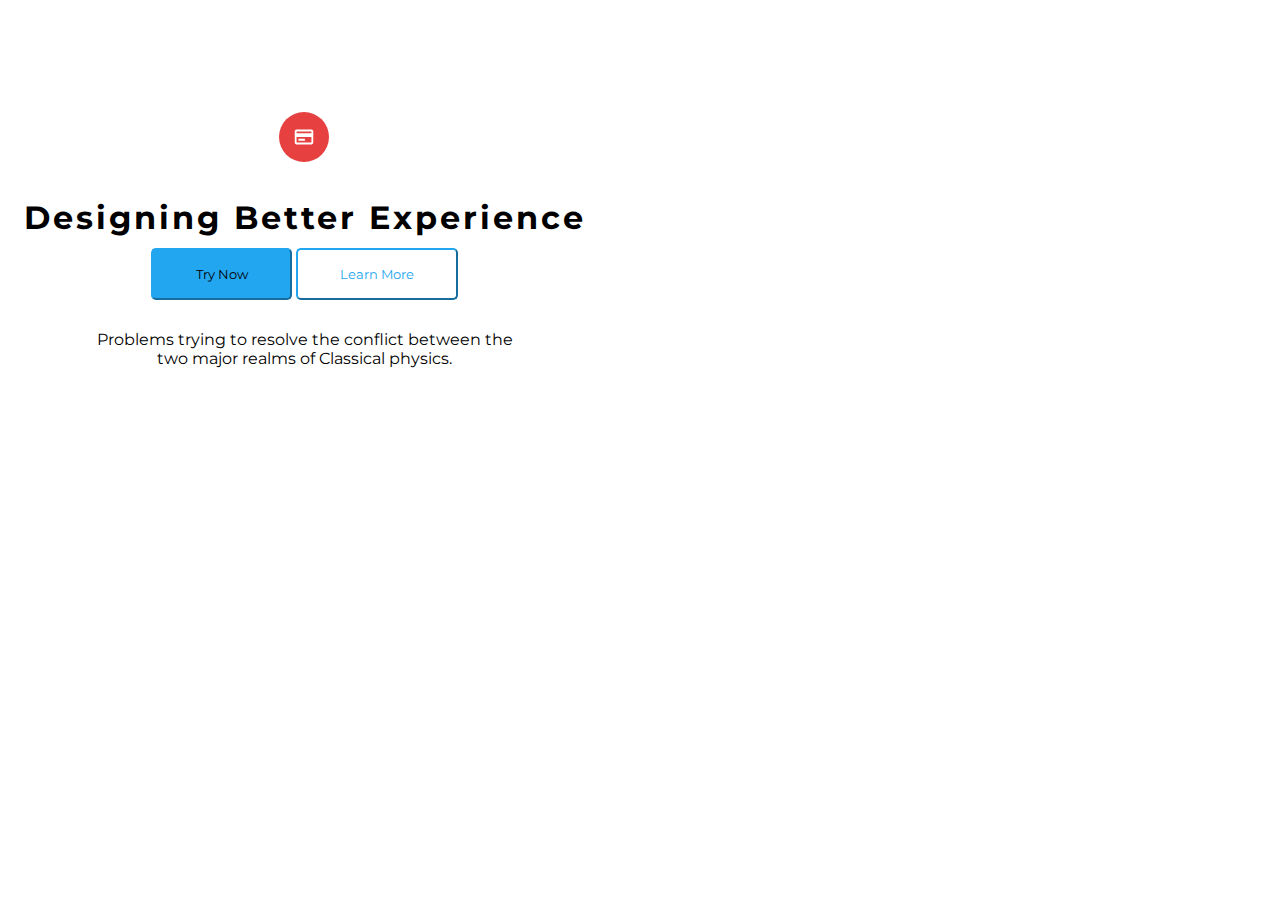
<file: call to action 1/index.html>
<html lang="en">
  <head>
    <meta charset="UTF-8" />
    <meta http-equiv="X-UA-Compatible" content="IE=edge" />
    <meta name="viewport" content="width=device-width, initial-scale=1.0" />
    <title>Document</title>
    <link rel="stylesheet" href="style.css" />
    <link rel="preconnect" href="https://fonts.googleapis.com" />
    <link rel="preconnect" href="https://fonts.gstatic.com" crossorigin />
    <link
      href="https://fonts.googleapis.com/css2?family=Montserrat:wght@100;400;700&display=swap"
      rel="stylesheet"
    />
  </head>
  <body>
    <main>
      <section id="page">
        <div class="container">
          <div class="main">
            <div class="image">
              <img src="./icon/circle.svg" alt="icon" />
            </div>
            <div class="info">
              <h1>Designing Better Experience</h1>
              <button>Try Now</button> <button class="learn">Learn More</button>
              <p>
                Problems trying to resolve the conflict between the two major
                realms of Classical physics.
              </p>
            </div>
          </div>
        </div>
      </section>
    </main>
  </body>
</html>
</file>
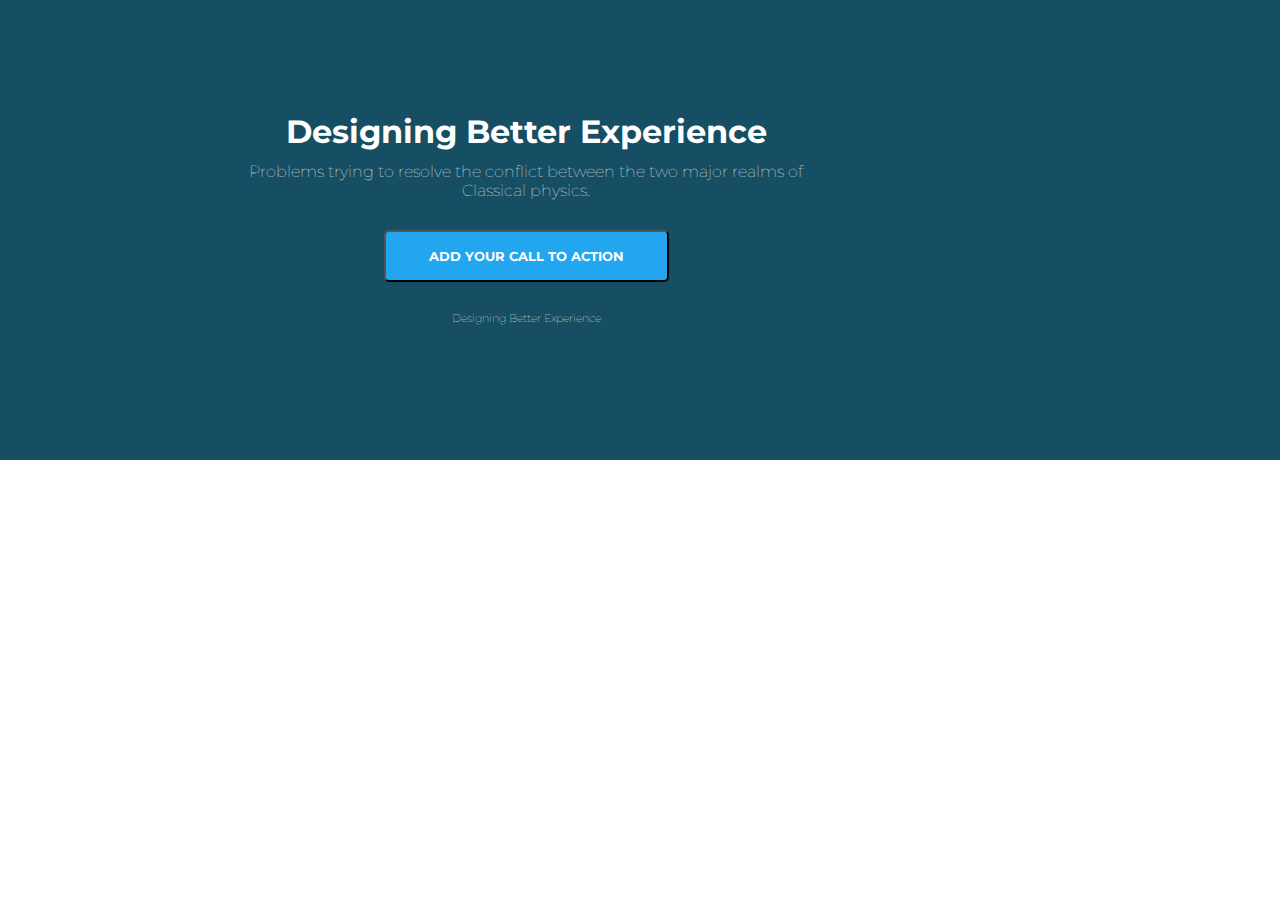
<file: call to action 2/index.html>
<html lang="en">
  <head>
    <meta charset="UTF-8" />
    <meta http-equiv="X-UA-Compatible" content="IE=edge" />
    <meta name="viewport" content="width=device-width, initial-scale=1.0" />
    <title>Document</title>
    <link rel="stylesheet" href="style.css" />
    <link rel="preconnect" href="https://fonts.googleapis.com" />
    <link rel="preconnect" href="https://fonts.gstatic.com" crossorigin />
    <link
      href="https://fonts.googleapis.com/css2?family=Montserrat:wght@100;400;700&display=swap"
      rel="stylesheet"
    />
  </head>
  <body>
    <main>
      <section id="page">
        <div class="container">
          <div class="main">
            
            <div class="info">
                
              <h1>Designing Better Experience</h1>
              <span>
                Problems trying to resolve the conflict between the two major
                realms of Classical physics.
              </span> <br>
              <button>ADD YOUR CALL TO ACTION</button> 
              <h6>Designing Better Experience</h6>
             
            </div>
          </div>
        </div>
      </section>
    </main>
  </body>
</html>
</file>
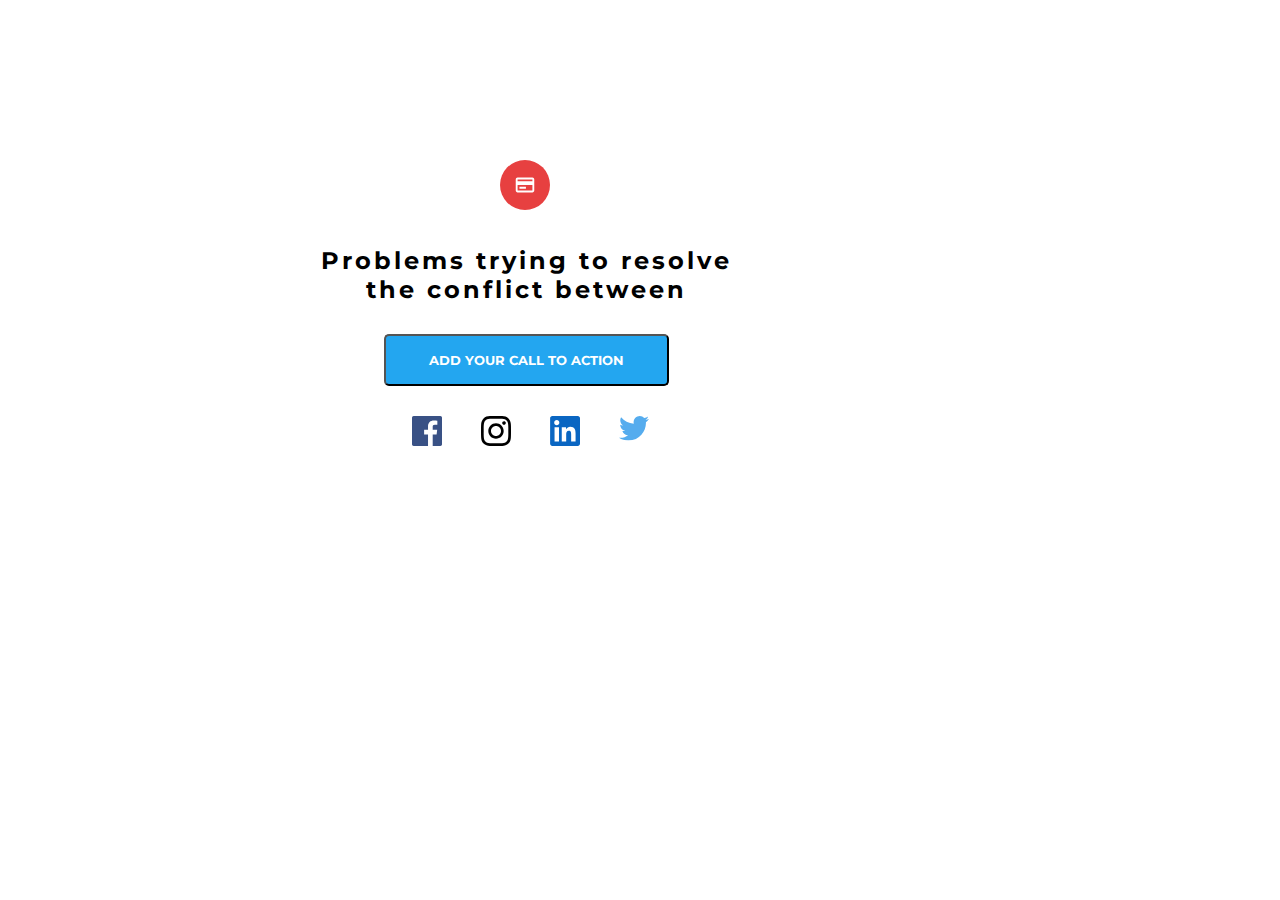
<file: call to action 3/index.html>
<html lang="en">
  <head>
    <meta charset="UTF-8" />
    <meta http-equiv="X-UA-Compatible" content="IE=edge" />
    <meta name="viewport" content="width=device-width, initial-scale=1.0" />
    <title>Document</title>
    <link rel="stylesheet" href="style.css" />
    <link rel="preconnect" href="https://fonts.googleapis.com" />
    <link rel="preconnect" href="https://fonts.gstatic.com" crossorigin />
    <link
      href="https://fonts.googleapis.com/css2?family=Montserrat:wght@100;400;700&display=swap"
      rel="stylesheet"
    />
  </head>
  <body>
    <main>
      <section id="page">
        <div class="container">
          <div class="main">
            <div class="image">
              <img src="./icon/circle.svg" alt="icon" />
            </div>
            <div class="info">
              <h2>Problems trying to resolve <br> the conflict between</h2>
              <button>ADD YOUR CALL TO ACTION</button>
            </div>
            <div class="icons">
              <div class="facebook">
                <img src="./icon/logos_facebook.svg" />
              </div>
              <div class="instagram">
                <img src="./icon/ant-design_instagram-outlined.svg" />
              </div>
              <div class="linkedin">
                <img src="./icon/logos_linkedin-icon.svg" />
              </div>
              <div class="twitter"><img src="./icon/logos_twitter.svg" /></div>
            </div>
          </div>
        </div>
      </section>
    </main>
  </body>
</html>
</file>
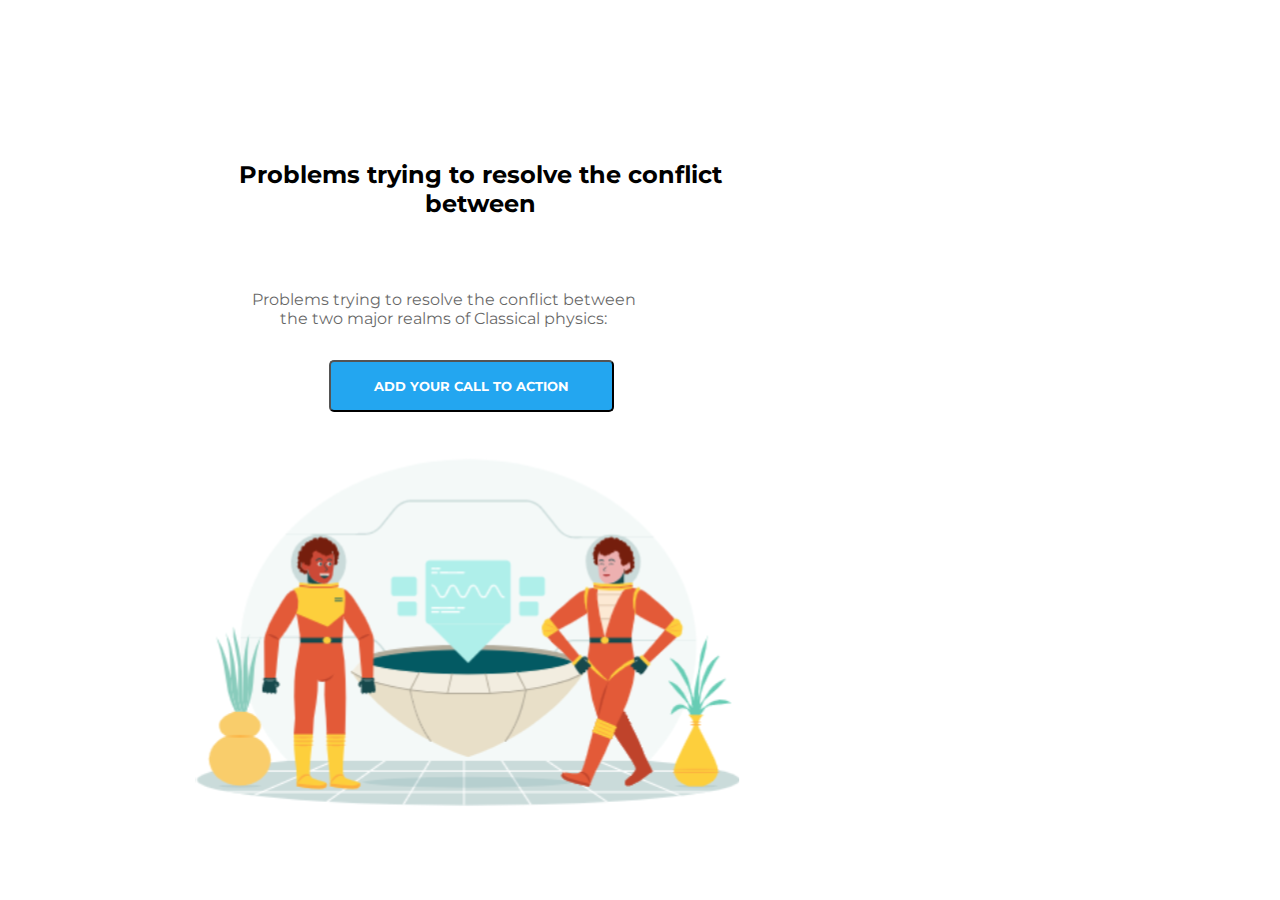
<file: call to action 4/index.html>
<html lang="en">
  <head>
    <meta charset="UTF-8" />
    <meta http-equiv="X-UA-Compatible" content="IE=edge" />
    <meta name="viewport" content="width=device-width, initial-scale=1.0" />
    <title>Document</title>
    <link rel="stylesheet" href="style.css" />
    <link rel="preconnect" href="https://fonts.googleapis.com" />
    <link rel="preconnect" href="https://fonts.gstatic.com" crossorigin />
    <link
      href="https://fonts.googleapis.com/css2?family=Montserrat:wght@100;400;700&display=swap"
      rel="stylesheet"
    />
  </head>
  <body>
    <main>
      <section id="page">
        <div class="main">
          <div class="info">
            <h2>Problems trying to resolve the conflict between</h2>
            <p>
              Problems trying to resolve the conflict between the two major
              realms of Classical physics:
            </p>
            <button>ADD YOUR CALL TO ACTION</button>
          </div>
          <div class="image">
            <img src="./image/Hyperspace Maintenance Day.svg" />
          </div>
        </div>
      </section>
    </main>
  </body>
</html>
</file>
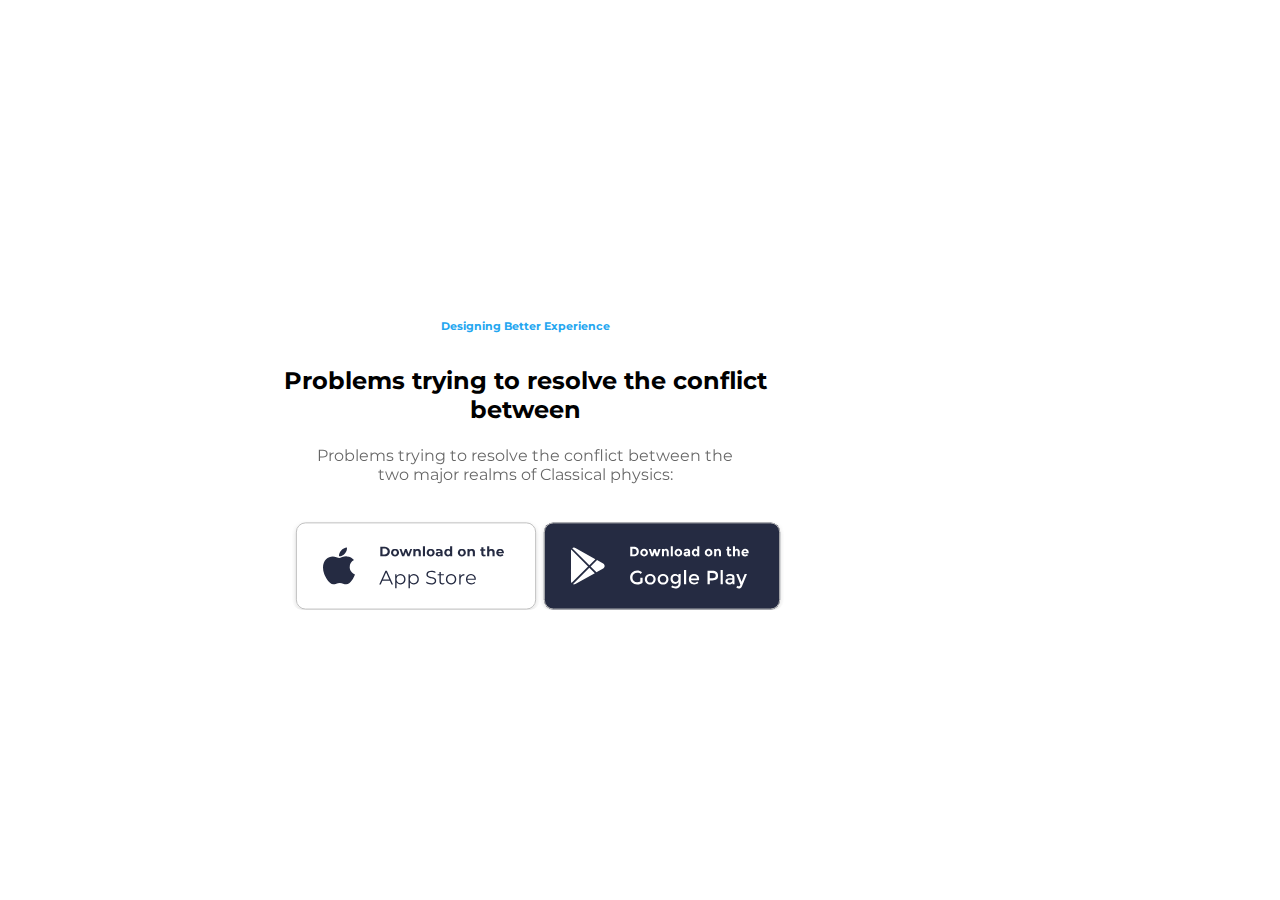
<file: call to action 5/index.html>
<html lang="en">
  <head>
    <meta charset="UTF-8" />
    <meta http-equiv="X-UA-Compatible" content="IE=edge" />
    <meta name="viewport" content="width=device-width, initial-scale=1.0" />
    <title>Document</title>
    <link rel="stylesheet" href="style.css" />
    <link rel="preconnect" href="https://fonts.googleapis.com" />
    <link rel="preconnect" href="https://fonts.gstatic.com" crossorigin />
    <link
      href="https://fonts.googleapis.com/css2?family=Montserrat:wght@100;400;700&display=swap"
      rel="stylesheet"
    />
  </head>
  <body>
    <main>
      <section id="page">
        <div class="main">
          <div class="info">
            <h6>Designing Better Experience</h6>
            <h2>Problems trying to resolve 
                the conflict between </h2>
                <p>Problems trying to resolve the conflict between the two major realms of Classical physics: </p>
          </div>
          <div class="image">
            <div class="black" ><img src="./icons/button Store.svg">  </div>
            <div class="white"> <img src="./icons/button Store (1).svg"> </div>
          </div>
        </div>
      </section>
    </main>
  </body>
</html>
</file>
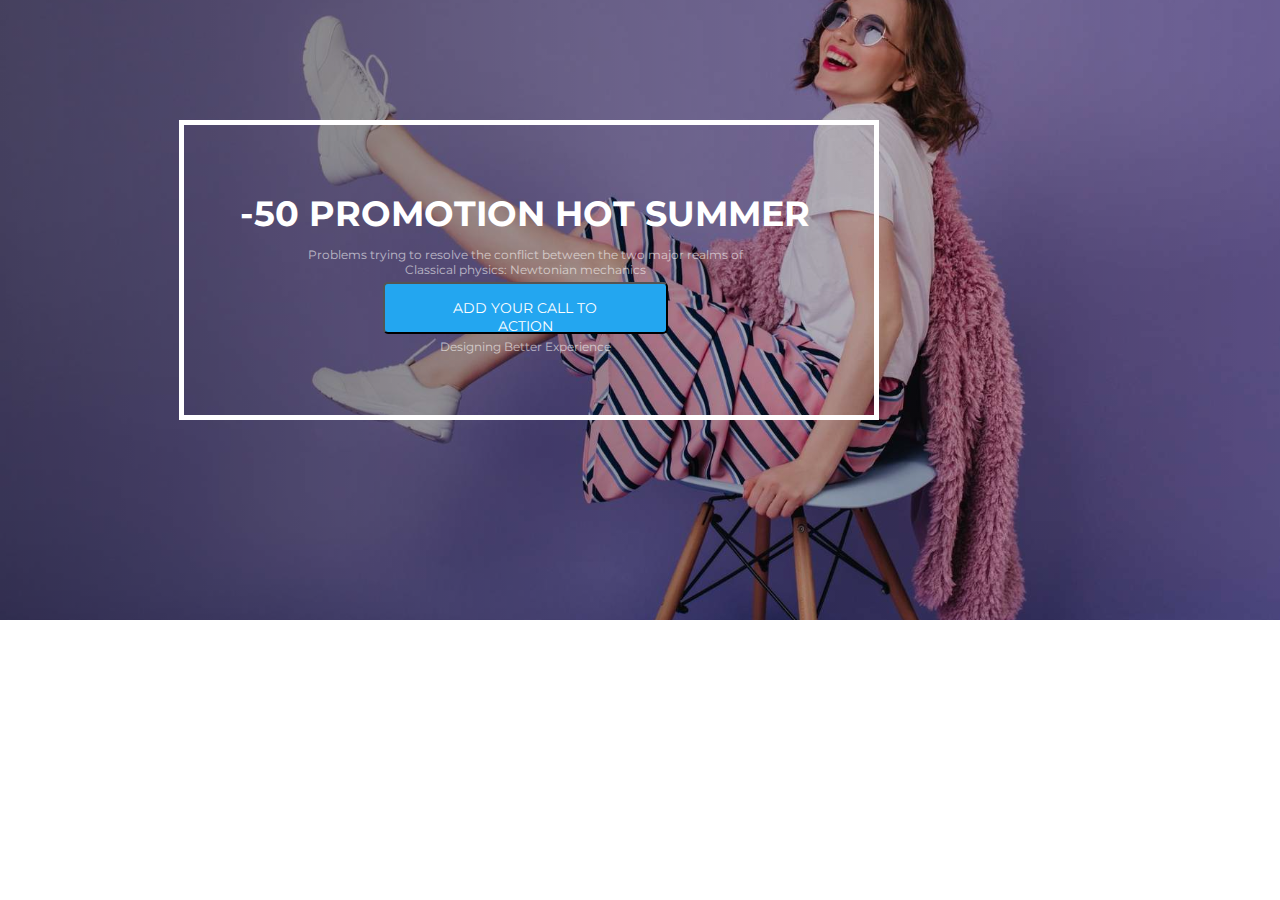
<file: call to action 6/index.html>
<html lang="en">
  <head>
    <meta charset="UTF-8" />
    <meta http-equiv="X-UA-Compatible" content="IE=edge" />
    <meta name="viewport" content="width=device-width, initial-scale=1.0" />
    <title>Document</title>
    <link rel="stylesheet" href="style.css" />
    <link rel="preconnect" href="https://fonts.googleapis.com" />
    <link rel="preconnect" href="https://fonts.gstatic.com" crossorigin />
    <link
      href="https://fonts.googleapis.com/css2?family=Montserrat:wght@100;400;700&display=swap"
      rel="stylesheet"
    />
  </head>
  <body>
    <main>
      <section id="page">
        <div class="main">
            
          <div class="info">
            
            <h2>-50 PROMOTION HOT SUMMER</h2>
            <p>
              Problems trying to resolve the conflict between  the two major
              realms of Classical physics: Newtonian mechanics
            </p>
            <button>ADD YOUR CALL TO ACTION</button>
            <p class="etc">Designing Better Experience</p>
          </div>
          <div class="box"></div>
        </div>
    
      </section>
    </main>
  </body>
</html>
</file>
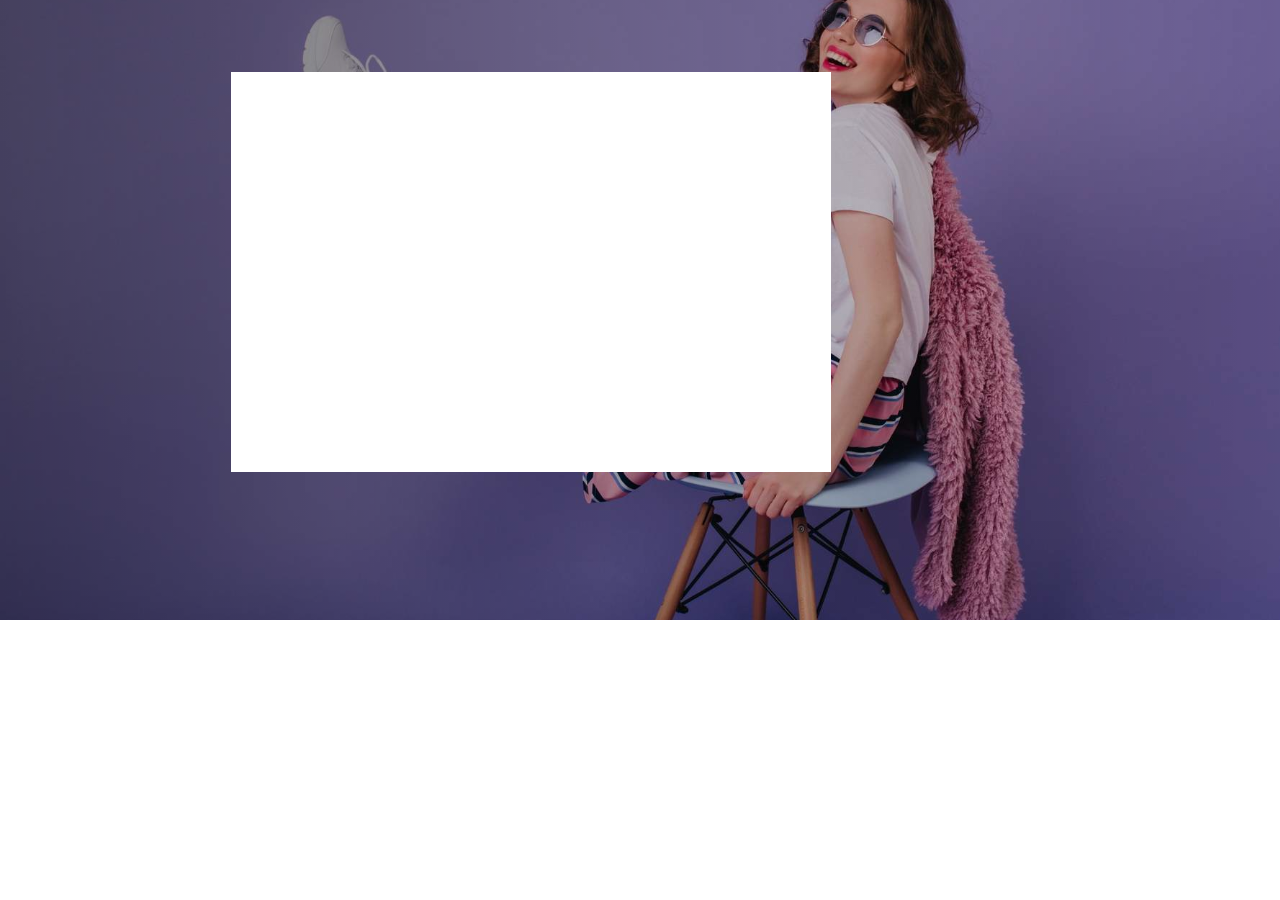
<file: call to action 7/index.html>
<html lang="en">
  <head>
    <meta charset="UTF-8" />
    <meta http-equiv="X-UA-Compatible" content="IE=edge" />
    <meta name="viewport" content="width=device-width, initial-scale=1.0" />
    <title>Document</title>
    <link rel="stylesheet" href="style.css" />
    <link rel="preconnect" href="https://fonts.googleapis.com" />
    <link rel="preconnect" href="https://fonts.gstatic.com" crossorigin />
    <link
      href="https://fonts.googleapis.com/css2?family=Montserrat:wght@100;400;700&display=swap"
      rel="stylesheet"
    />
  </head>
  <body>
    <main>
      <section id="page">
        <div class="main">
          <div class="info">
            <img src="./asset/circle.svg">
            <h2>-15 BONUS</h2>
            <p>Problems trying to resolve the conflict between the two</p>
            <button>ADD YOUR CALL TO ACTION</button>
          </div>
          <div class="box"></div>
        </div>
      </section>
    </main>
  </body>
</html>
</file>
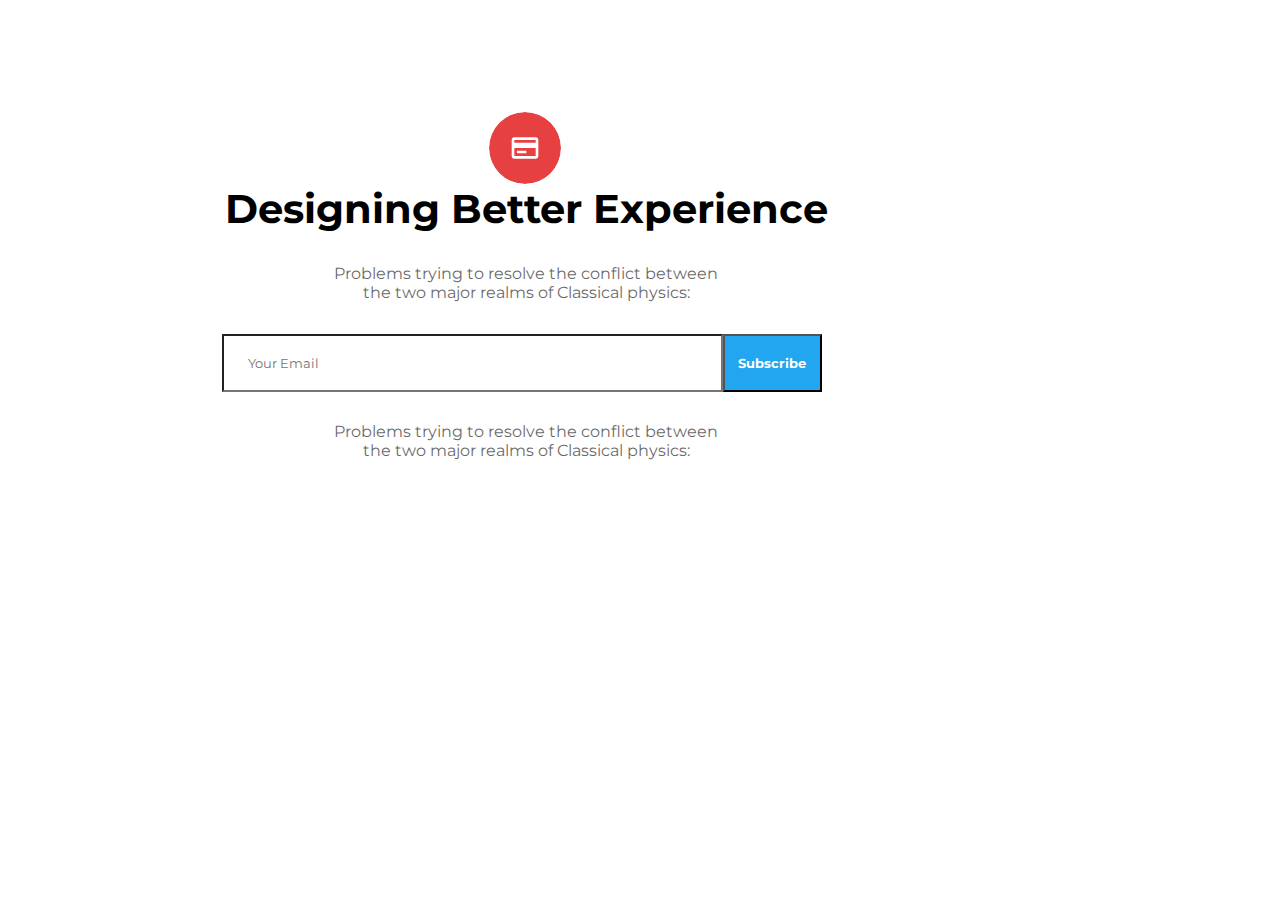
<file: Subscription 1/index.html>
<html lang="en">
  <head>
    <meta charset="UTF-8" />
    <meta http-equiv="X-UA-Compatible" content="IE=edge" />
    <meta name="viewport" content="width=device-width, initial-scale=1.0" />
    <title>Document</title>
    <link rel="stylesheet" href="style.css" />
    <link rel="preconnect" href="https://fonts.googleapis.com" />
    <link rel="preconnect" href="https://fonts.gstatic.com" crossorigin />
    <link
      href="https://fonts.googleapis.com/css2?family=Montserrat:wght@100;400;700&display=swap"
      rel="stylesheet"
    />
  </head>
  <body>
    <main>
<section id="page" >
    <div class="main">
        <div class="info">
        <div class="image">
            <img src="./icon/circle.svg">
            
        </div>
        <div class="title">
            <h2>Designing Better Experience</h2>
            <p>Problems trying to resolve the conflict between the two major realms of Classical physics: </p>
            <div class="email"> <input type="email" placeholder="&nbsp &nbsp     Your Email"><button>Subscribe</button></div>
            <p>Problems trying to resolve the conflict between the two major realms of Classical physics: </p>
        </div>
    </div>
</div>

</section>

    </main>
  </body>
</html>
</file>
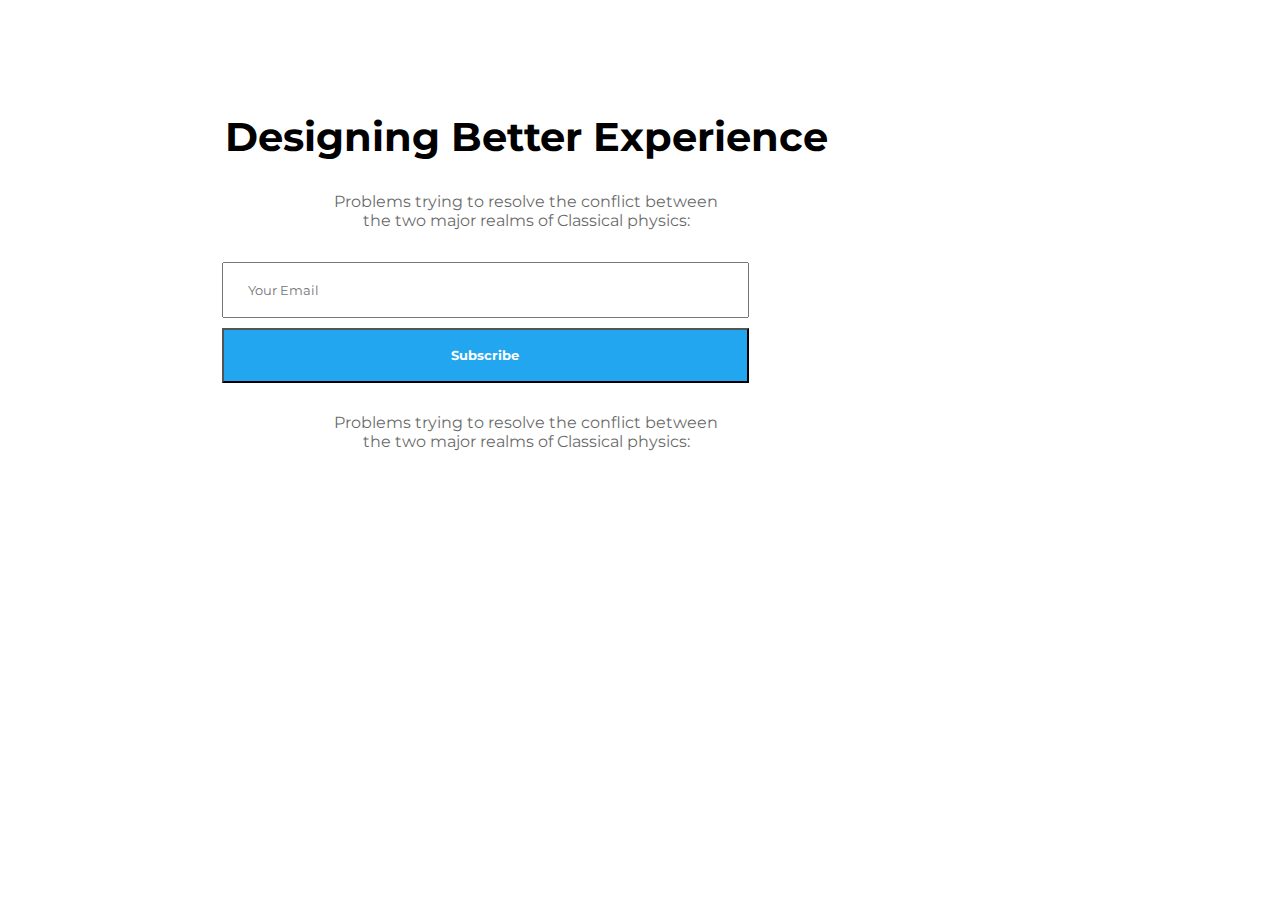
<file: Subscription 2/index.html>
<html lang="en">
  <head>
    <meta charset="UTF-8" />
    <meta http-equiv="X-UA-Compatible" content="IE=edge" />
    <meta name="viewport" content="width=device-width, initial-scale=1.0" />
    <title>Document</title>
    <link rel="stylesheet" href="style.css" />
    <link rel="preconnect" href="https://fonts.googleapis.com" />
    <link rel="preconnect" href="https://fonts.gstatic.com" crossorigin />
    <link
      href="https://fonts.googleapis.com/css2?family=Montserrat:wght@100;400;700&display=swap"
      rel="stylesheet"
    />
  </head>
  <body>
    <main>
      <section id="page">
        <div class="main">
          <div class="info">
            <!-- <div class="image">
            <img src="./icon/circle.svg">
            
        </div> -->
            <div class="title">
              <h2>Designing Better Experience</h2>
              <p>
                Problems trying to resolve the conflict between the two major
                realms of Classical physics:
              </p>
              <div class="email">
                <input type="email" placeholder="&nbsp &nbsp     Your Email" />
                <button>Subscribe</button>
              </div>
              <p>
                Problems trying to resolve the conflict between the two major
                realms of Classical physics:
              </p>
            </div>
          </div>
        </div>
      </section>
    </main>
  </body>
</html>
</file>
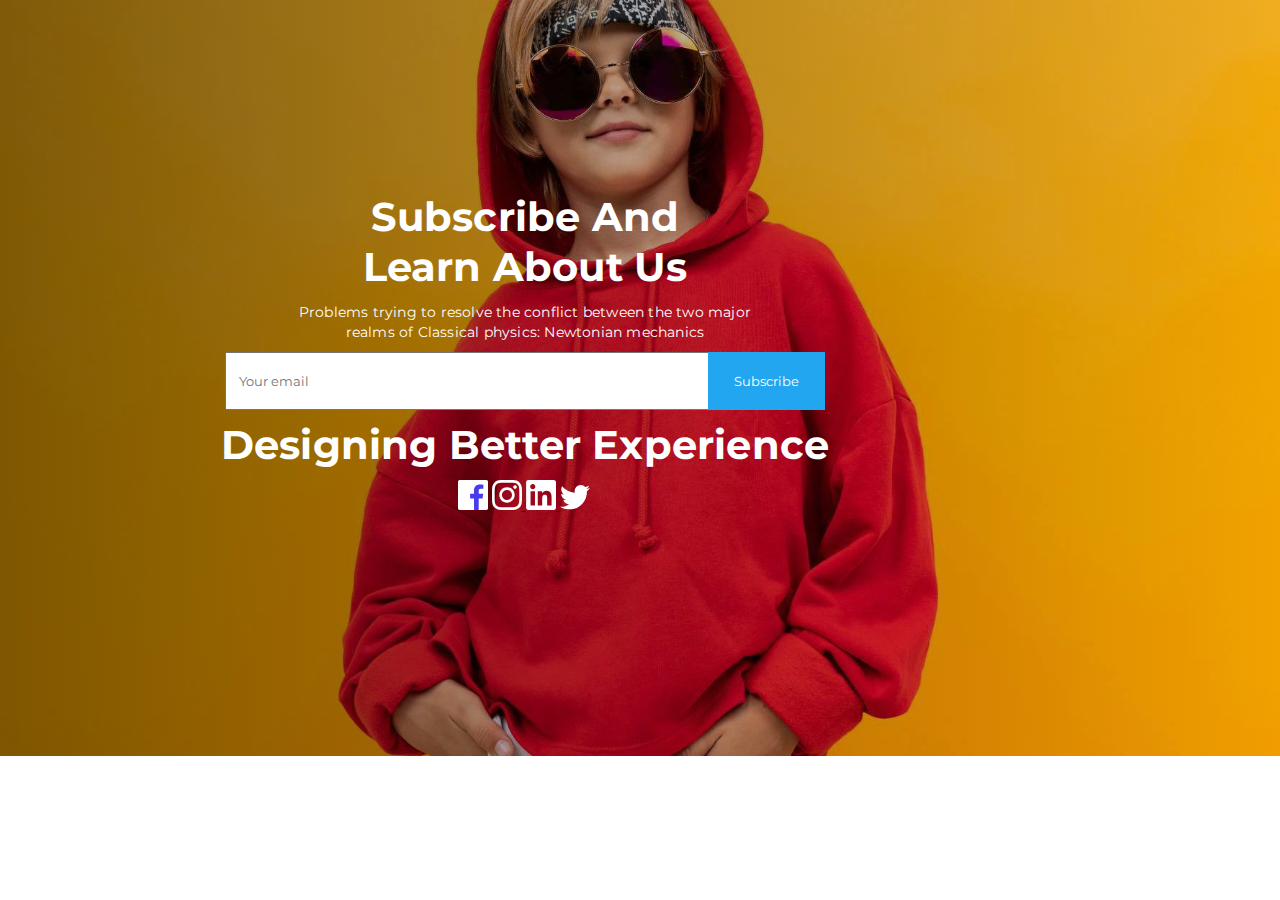
<file: Subscription 3/index.html>
<html lang="en">
  <head>
    <meta charset="UTF-8" />
    <meta http-equiv="X-UA-Compatible" content="IE=edge" />
    <meta name="viewport" content="width=device-width, initial-scale=1.0" />
    <title>Document</title>
    <link rel="stylesheet" href="style.css" />
    <link rel="preconnect" href="https://fonts.googleapis.com" />
    <link rel="preconnect" href="https://fonts.gstatic.com" crossorigin />
    <link
      href="https://fonts.googleapis.com/css2?family=Montserrat:wght@100;400;700&display=swap"
      rel="stylesheet"
    />
  </head>
  <body>
    <main>
      <section id="page">
        <div class="container">
          <div class="box">
            <div class="main">
              <h2>Subscribe And Learn About Us</h2>
              <p>
                Problems trying to resolve the conflict between the two major
                realms of Classical physics: Newtonian mechanics
              </p>

            <div class="input">
                <input class="email" type="email" name="" id="" placeholder="&nbsp &nbsp Your email">
                <input class="button" type="button" value="Subscribe">
            </div>


              <div class="text">
                <h2 class="yazi">Designing Better Experience</h2>
              </div>
              <div class="icon">
                <a href="facebook"><img src="./icon/logos_facebook (1).svg" alt=""> </a>
                <a href="insatgram"><img src="./icon/ant-design_instagram-outlined (1).svg" alt=""> </a>
                <a href="linkedin"><img src="./icon/logos_linkedin-icon (1).svg" alt=""> </a>
                <a href="twitter"><img src="./icon/logos_twitter (1).svg" alt=""> </a>
              </div>
            </div>
          </div>
        </div>
      </section>
    </main>
  </body>
</html>
</file>
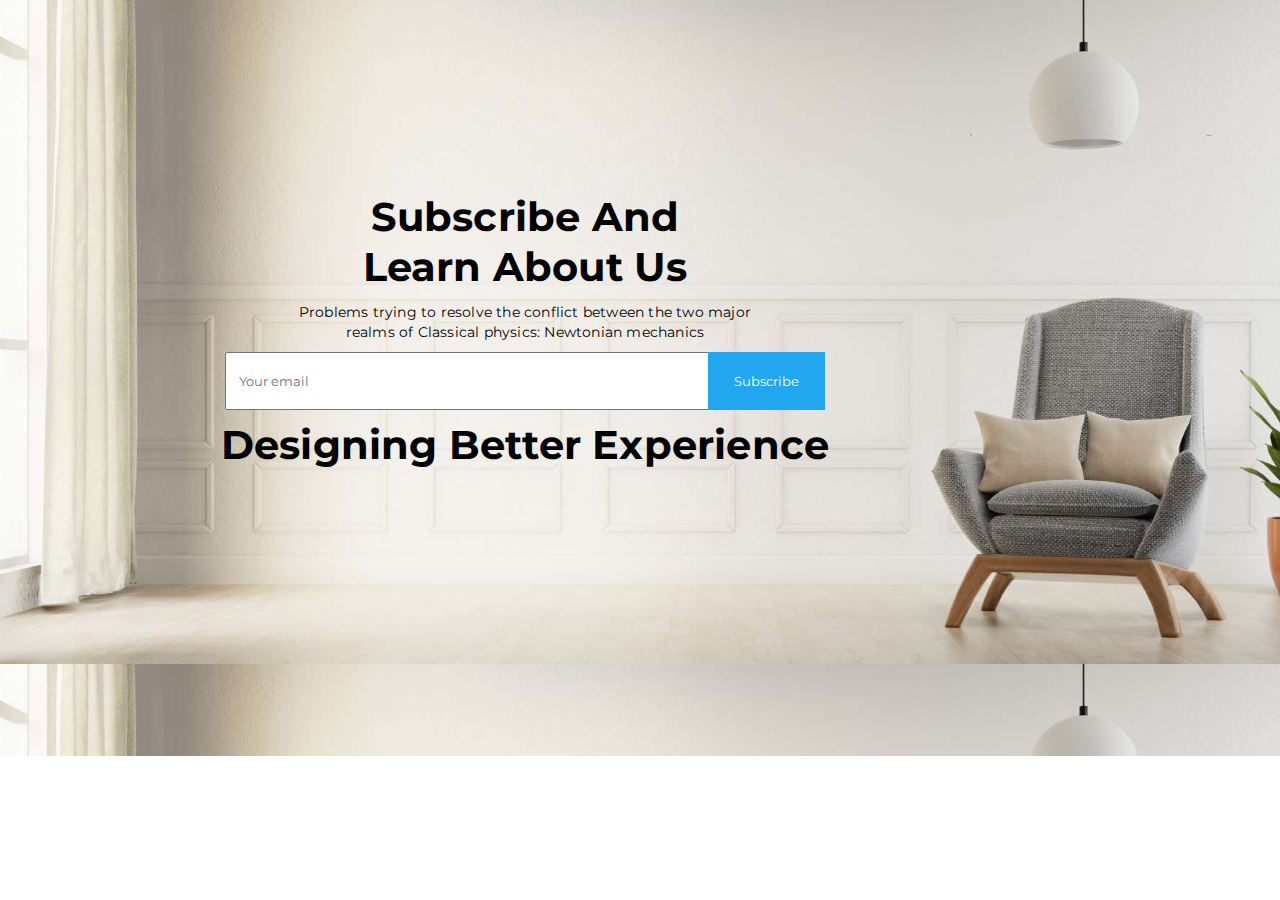
<file: Subscription 4/index.html>
<html lang="en">
  <head>
    <meta charset="UTF-8" />
    <meta http-equiv="X-UA-Compatible" content="IE=edge" />
    <meta name="viewport" content="width=device-width, initial-scale=1.0" />
    <title>Document</title>
    <link rel="stylesheet" href="style.css" />
    <link rel="preconnect" href="https://fonts.googleapis.com" />
    <link rel="preconnect" href="https://fonts.gstatic.com" crossorigin />
    <link
      href="https://fonts.googleapis.com/css2?family=Montserrat:wght@100;400;700&display=swap"
      rel="stylesheet"
    />
  </head>
  <body>
    <main>
      <section id="page">
        <div class="container">
          <div class="box">
            <div class="main">
              <h2>Subscribe And Learn About Us</h2>
              <p>
                Problems trying to resolve the conflict between the two major
                realms of Classical physics: Newtonian mechanics
              </p>

            <div class="input">
                <input class="email" type="email" name="" id="" placeholder="&nbsp &nbsp Your email">
                <input class="button" type="button" value="Subscribe">
            </div>


              <div class="text">
                <h2 class="yazi">Designing Better Experience</h2>
              </div>
              
            </div>
          </div>
        </div>
      </section>
    </main>
  </body>
</html>
</file>
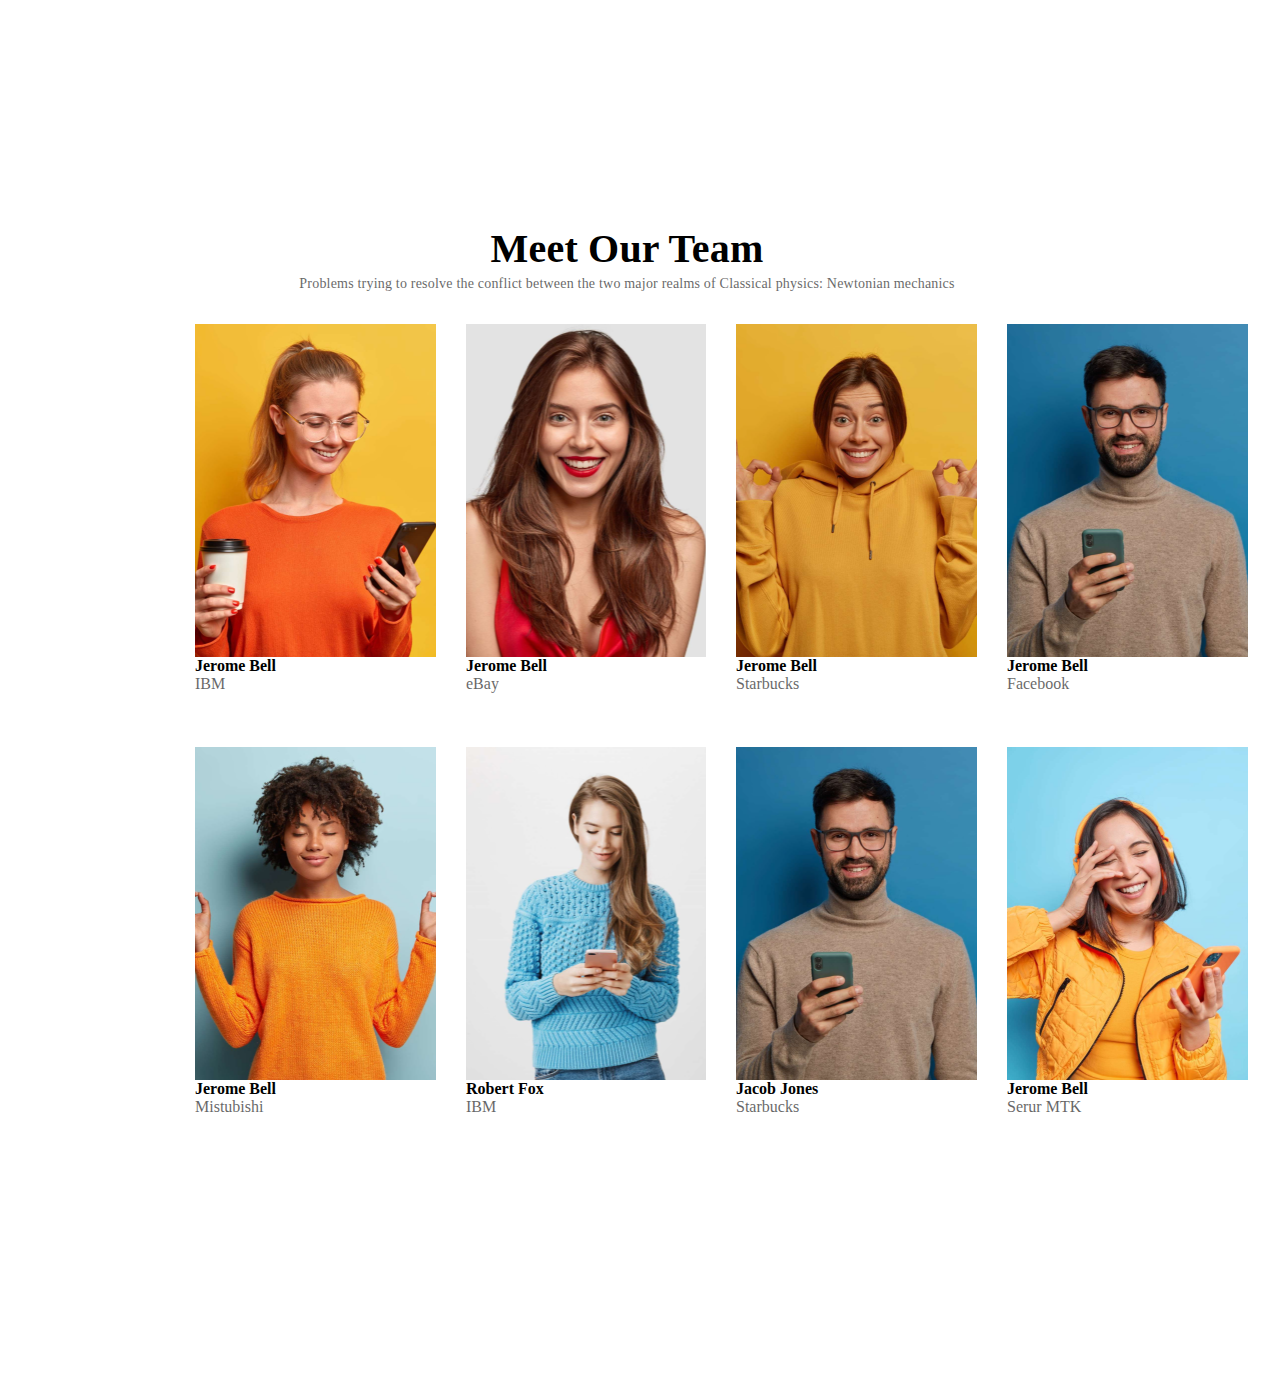
<file: Team 1/index.html>
<html lang="en">
  <head>
    <meta charset="UTF-8" />
    <meta http-equiv="X-UA-Compatible" content="IE=edge" />
    <meta name="viewport" content="width=device-width, initial-scale=1.0" />
    <title>Document</title>
    <link rel="stylesheet" href="style.css" />
  </head>
  <body>
    <main>
      <section id="page">
        <div class="container">
          <div class="top">
            <h2>Meet Our Team</h2>
            <p>
              Problems trying to resolve the conflict between the two major
              realms of Classical physics: Newtonian mechanics
            </p>
          </div>
          <div class="bottom">
            <div class="image"> <img src="./asset/team-3-user-1.svg"> 
            <h4>Jerome Bell</h4>
        <p>IBM</p></div>
        <div class="image"> <img src="./asset/team-3-user-2.svg"> 
            <h4>Jerome Bell</h4>
        <p>eBay</p></div>
        <div class="image"> <img src="./asset/team-3-user-3.svg"> 
            <h4>Jerome Bell</h4>
        <p>Starbucks</p></div>
        <div class="image"> <img src="./asset/team-3-user-4.svg"> 
            <h4>Jerome Bell</h4>
        <p>Facebook</p></div>
          </div>
          <div class="bottom2">
            <div class="image"> <img src="./asset/team-3-user-1 (1).svg"> 
                <h4>Jerome Bell</h4>
            <p>Mistubishi</p></div>
            <div class="image"> <img src="./asset/team-3-user-2 (1).svg"> 
                <h4>Robert Fox</h4>
            <p>IBM</p></div>
            <div class="image"> <img src="./asset/team-3-user-3 (1).svg"> 
                <h4>Jacob Jones</h4>
            <p>Starbucks</p></div>
            <div class="image"> <img src="./asset/team-3-user-4 (1).svg"> 
                <h4>Jerome Bell</h4>
            <p>Serur MTK</p></div>
            
          </div>
        </div>
      </section>
    </main>
  </body>
</html>
</file>
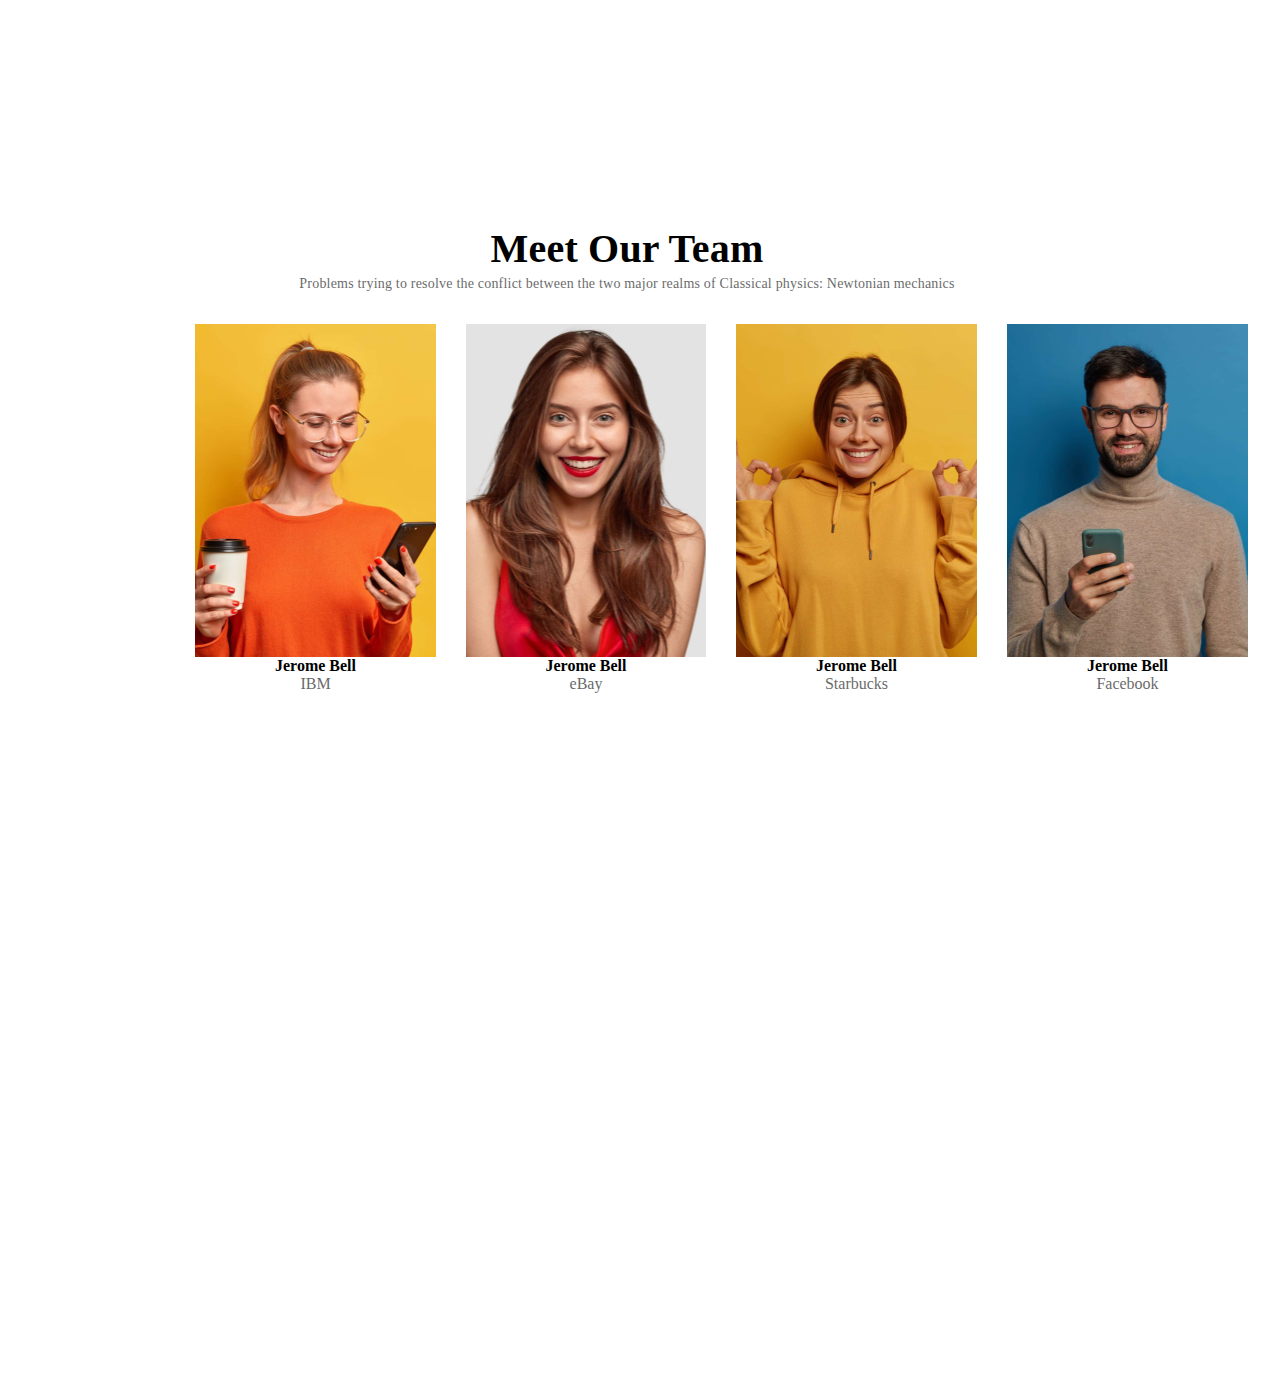
<file: Team 2/index.html>
<html lang="en">
  <head>
    <meta charset="UTF-8" />
    <meta http-equiv="X-UA-Compatible" content="IE=edge" />
    <meta name="viewport" content="width=device-width, initial-scale=1.0" />
    <title>Document</title>
    <link rel="stylesheet" href="style.css" />
  </head>
  <body>
    <main>
      <section id="page">
        <div class="container">
          <div class="top">
            <h2>Meet Our Team</h2>
            <p>
              Problems trying to resolve the conflict between the two major
              realms of Classical physics: Newtonian mechanics
            </p>
          </div>
          <div class="bottom">
            <div class="image"> <img src="./asset/team-3-user-1.svg"> 
            <h4>Jerome Bell</h4>
        <p>IBM</p></div>
        <div class="image"> <img src="./asset/team-3-user-2.svg"> 
            <h4>Jerome Bell</h4>
        <p>eBay</p></div>
        <div class="image"> <img src="./asset/team-3-user-3.svg"> 
            <h4>Jerome Bell</h4>
        <p>Starbucks</p></div>
        <div class="image"> <img src="./asset/team-3-user-4.svg"> 
            <h4>Jerome Bell</h4>
        <p>Facebook</p></div>
          </div>
          
        </div>
      </section>
    </main>
  </body>
</html>
</file>
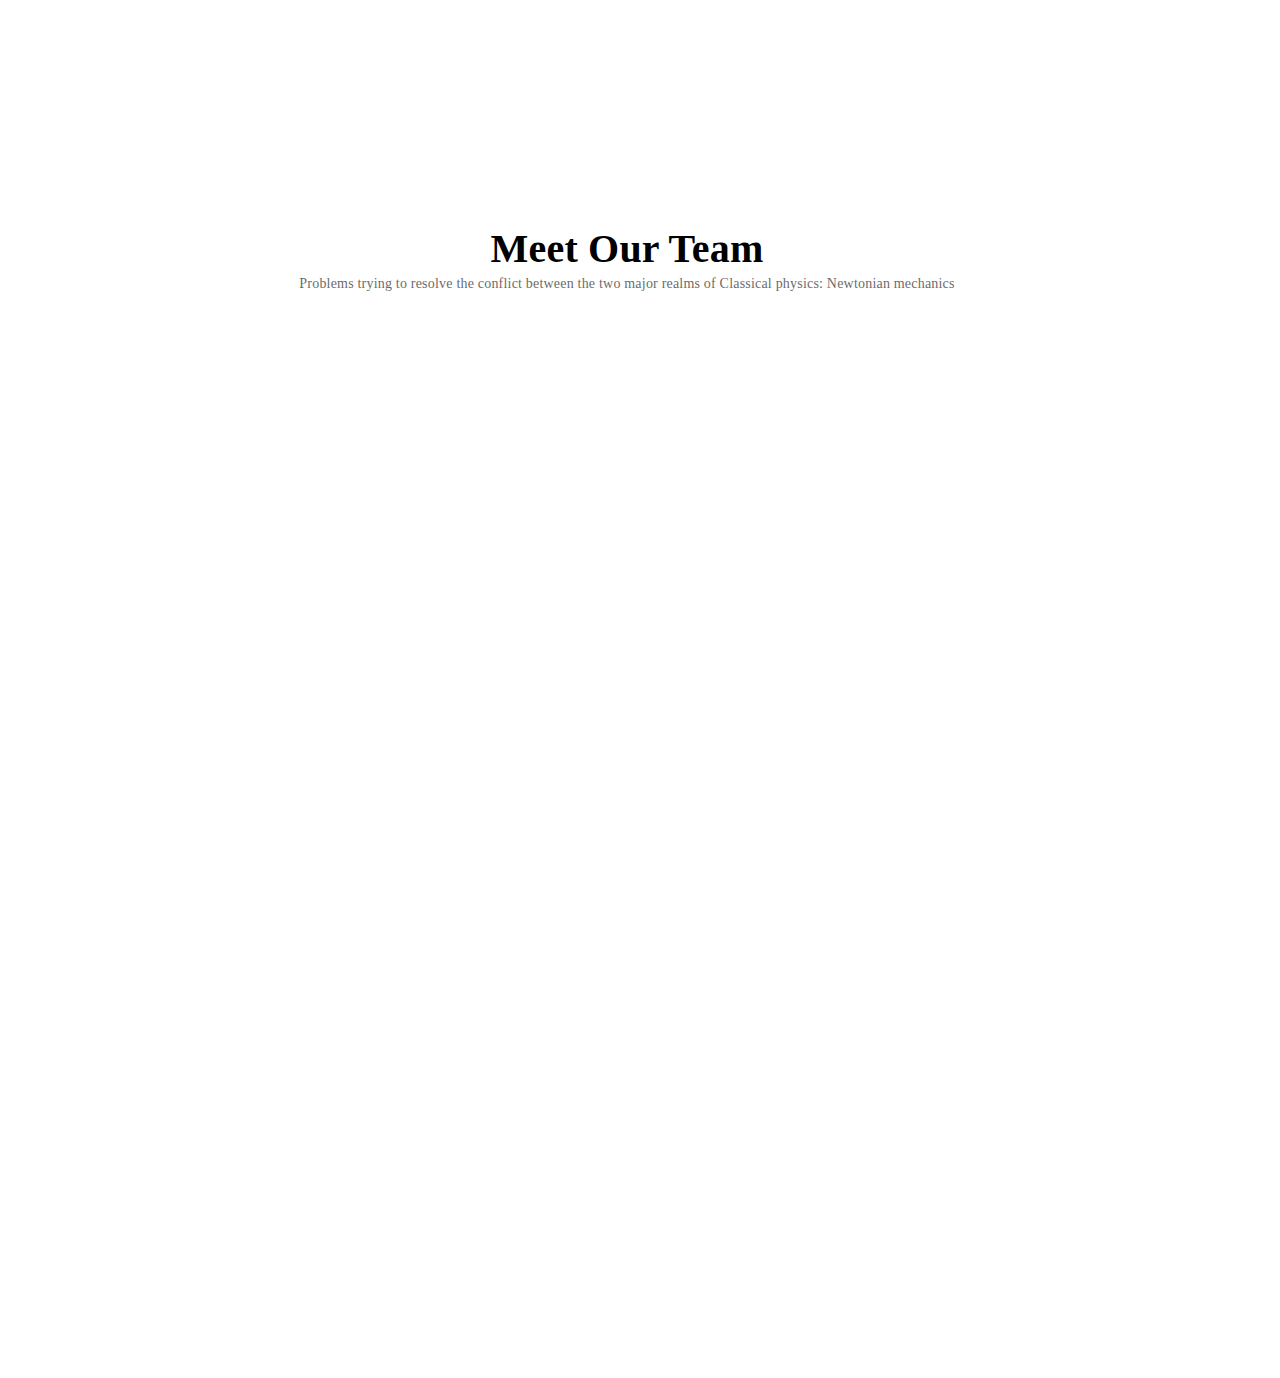
<file: Team 3/index.html>
<html lang="en">
  <head>
    <meta charset="UTF-8" />
    <meta http-equiv="X-UA-Compatible" content="IE=edge" />
    <meta name="viewport" content="width=device-width, initial-scale=1.0" />
    <title>Document</title>
    <link rel="stylesheet" href="style.css" />
  </head>
  <body>
    <main>
      <section id="page">
        <div class="container">
          <div class="top">
            <h2>Meet Our Team</h2>
            <p>
              Problems trying to resolve the conflict between the two major
              realms of Classical physics: Newtonian mechanics
            </p>
          </div>
          <div class="bottom">
            


          </div>
          
        </div>
      </section>
    </main>
  </body>
</html>
</file>
<file: call to action 1/style.css>
* {
  margin: 0;
  padding: 0;
  box-sizing: border-box;
  font-family: "Montserrat", sans-serif;
}

body {
  width: 100%;
  height: auto;
}

#page .container {
  height: 534px;
  width: 1050px;
  left: 195px;
  top: 0px;
  border-radius: 0px;
  padding: 112px 0px 112px 0px;
}
#page .main {
  height: 310px;
  width: 607px;
  left: 221.5px;
  top: 112px;
  border-radius: 0px;
  text-align: center;
}
#page .main .image img {
  width: 50px;
  left: 267.5px;
  top: 0px;
  padding-bottom: 36px;
}
#page .main .info {
  height: 202px;
  width: 609px;
  left: -1px;
  top: 108px;
  border-radius: 0px;
}
#page .main .info h1 {
  height: 50px;
  width: 609px;
  left: 0px;
  top: 0px;
  letter-spacing: 3px;
  font-weight: 700;
}
#page .main .info button {
  margin-bottom: 30px;
  background-color: #23a6f0;
  height: 52px;
  width: 141px;
  left: 0px;
  top: 0px;
  border-radius: 5px;
  padding: 15px 40px 15px 40px;
  border-color: #23a6f0;
}
#page .main .info .learn {
  background-color: white;
  height: 52px;
  width: 162px;
  left: 151px;
  top: 0px;
  border-radius: 5px;
  padding: 15px 40px 15px 40px;
  border-color: #23a6f0;
  color: #23a6f0;
}
#page .main .info p {
  height: 40px;
  width: 447px;
  left: 81px;
  top: 162px;
  border-radius: nullpx;
  text-align: center;
  display: inline-block;
}/*# sourceMappingURL=style.css.map */
</file>
<file: call to action 2/style.css>
* {
  margin: 0;
  padding: 0;
  box-sizing: border-box;
  font-family: "Montserrat", sans-serif;
}

body {
  width: 100%;
  height: auto;
}

#page {
  text-align: center;
  background-color: #164E63;
  color: white;
}
#page .container {
  height: 460px;
  width: 1050px;
  left: 195px;
  top: 0px;
  padding: 112px 0px 112px 0px;
}
#page .main {
  height: 236px;
  width: 607px;
  left: 221.5px;
  top: 112px;
  border-radius: 0px;
  position: absolute;
}
#page .main .info {
  height: 202px;
  width: 609px;
  left: -1px;
  top: 108px;
  border-radius: 0px;
}
#page .main .info h1 {
  height: 50px;
  width: 609px;
  left: -1px;
  top: 0px;
  border-radius: nullpx;
}
#page .main .info span {
  height: 40px;
  width: 463px;
  left: 72px;
  top: 60px;
  font-weight: 14;
}
#page .main .info button {
  height: 52px;
  width: 285px;
  left: 161px;
  top: 130px;
  border-radius: 5px;
  padding: 15px 40px 15px 40px;
  margin: 30px;
  background-color: #23A6F0;
  color: white;
  font-weight: 700;
}
#page .main .info h6 {
  height: 40px;
  width: 447px;
  left: 81px;
  top: 162px;
  border-radius: nullpx;
  text-align: center;
  display: inline-block;
  font-weight: 14;
}/*# sourceMappingURL=style.css.map */
</file>
<file: call to action 3/style.css>
* {
  margin: 0;
  padding: 0;
  box-sizing: border-box;
  font-family: "Montserrat", sans-serif;
}

body {
  width: 100%;
  height: auto;
}

#page .container {
  height: 690.0001220703px;
  width: 1050px;
  left: 195px;
  top: 0px;
  border-radius: 0px;
  padding: 160px 0px 160px 0px;
}
#page .main {
  height: 370px;
  width: 607px;
  left: 221.5px;
  top: 160px;
  border-radius: 0px;
  text-align: center;
  position: absolute;
}
#page .main .image img {
  width: 50px;
  left: 267.5px;
  top: 0px;
  padding-bottom: 36px;
}
#page .main .info {
  height: 170px;
  width: 571px;
  left: 18px;
  top: 108px;
  border-radius: 0px;
}
#page .main .info h2 {
  height: 70px;
  width: 609px;
  letter-spacing: 3px;
  font-weight: 700;
}
#page .main .info button {
  background-color: #23a6f0;
  height: 52px;
  width: 285px;
  left: 19px;
  top: 18px;
  border-radius: 5px;
  font-weight: 700;
  color: white;
  position: relative;
}
#page .main .icons {
  display: flex;
  position: relative;
  left: 190;
  gap: 39px;
}/*# sourceMappingURL=style.css.map */
</file>
<file: call to action 4/style.css>
* {
  padding: 0;
  margin: 0;
  box-sizing: border-box;
  font-family: "Montserrat", sans-serif;
}

body {
  width: 100vw;
  height: auto;
}

#page {
  height: 876px;
  width: 1440px;
  left: 1747px;
  top: -1232px;
  border-radius: 0px;
}
#page .main {
  height: 876.4948730469px;
  width: 1050px;
  left: 195px;
  top: 0px;
  border-radius: 0px;
  padding: 160px 0px 0px 0px;
  position: absolute;
}
#page .info {
  height: 252px;
  width: 607px;
  left: 221.5px;
  top: 160px;
  border-radius: 0px;
  text-align: center;
}
#page .info h2 {
  height: 100px;
  width: 571px;
  left: 0px;
  top: 0px;
  border-radius: nullpx;
}
#page .info p {
  height: 40px;
  width: 447px;
  border-radius: nullpx;
  margin: 30px 0px 30px 0px;
  text-align: center;
  font-weight: 400;
  padding-left: 50px;
  opacity: 0.6;
}
#page .info button {
  height: 52px;
  width: 285px;
  left: -27px;
  top: 0px;
  border-radius: 5px;
  padding: 15px 40px 15px 40px;
  background-color: #23a6f0;
  color: white;
  position: relative;
  font-weight: 700;
}
#page .image img {
  height: 440.4948425293px;
  width: 544.7775878906px;
  left: 252.611328125px;
  top: 436px;
  border-radius: 0px;
}/*# sourceMappingURL=style.css.map */
</file>
<file: call to action 5/style.css>
* {
  margin: 0;
  padding: 0;
  box-sizing: border-box;
  font-family: "Montserrat", sans-serif;
}

body {
  height: 616px;
  width: 1440px;
  left: 1747px;
  top: -256px;
  border-radius: 0px;
}

#page {
  height: 616px;
  width: 1050px;
  left: 195px;
  top: 0px;
  border-radius: 0px;
  padding: 160px 0px 112px 0px;
}
#page .main {
  height: 344px;
  width: 607px;
  left: 221.5px;
  top: 160px;
  border-radius: 0px;
  text-align: center;
  position: relative;
}
#page .info {
  height: 200px;
  width: 600px;
  left: 18px;
  top: 0px;
  border-radius: 0px;
  position: relative;
}
#page .info h6 {
  height: 24px;
  width: 209px;
  left: 181px;
  top: 0px;
  border-radius: nullpx;
  position: relative;
  color: #23a6f0;
}
#page .info h2 {
  height: 100px;
  width: 571px;
  left: 0px;
  top: 22px;
  border-radius: nullpx;
  font-weight: 700;
  position: relative;
}
#page .info p {
  height: 40px;
  width: 447px;
  left: 62px;
  top: 126px;
  border-radius: nullpx;
  position: absolute;
  opacity: 0.6;
}
#page .image {
  display: flex;
  height: 90px;
  width: 502px;
  left: 34.5px;
  top: 254px;
  border-radius: 0px;
  padding-left: 70;
}
#page .image .black img {
  height: 90px;
  width: 248px;
  left: 0px;
  top: 0px;
  border-radius: 10px;
}
#page .image .white img {
  height: 90px;
  width: 244px;
  left: 258px;
  top: 0px;
  border-radius: 10px;
}/*# sourceMappingURL=style.css.map */
</file>
<file: call to action 6/style.css>
* {
  margin: 0;
  padding: 0;
  box-sizing: border-box;
  font-family: "Montserrat", sans-serif;
}

body {
  width: 100vw;
  height: 100vh;
}

#page {
  height: 620px;
  width: 1440px;
  left: 1747px;
  top: 460px;
  border-radius: 0px;
  background-image: url(./asset/image/background.svg);
}
#page .main {
  height: 620px;
  width: 1050px;
  left: 195px;
  top: 0px;
  border-radius: 0px;
  padding: 112px 0px 112px 0px;
}
#page .box {
  width: 700;
  height: 300px;
  border: 5px solid rgb(255, 255, 255);
  margin: 0;
  left: 178.5px;
  top: 120px;
  padding: 80px;
  position: absolute;
}
#page .info {
  height: 396px;
  width: 805px;
  left: 122.5px;
  top: 112px;
  border-radius: 0px;
  padding: 80px;
  position: absolute;
  text-align: center;
}
#page .info h2 {
  height: 50px;
  width: 645px;
  left: 0px;
  top: 0px;
  border-radius: nullpx;
  font-weight: 700;
  color: white;
  font-size: 35;
}
#page .info p {
  height: 40px;
  width: 463px;
  left: 91px;
  top: 5px;
  border-radius: nullpx;
  opacity: 0.6;
  color: white;
  font-weight: 400;
  font-size: 12;
  position: relative;
}
#page .info button {
  height: 52px;
  width: 285px;
  left: 260px;
  top: 210px;
  border-radius: 5px;
  padding: 15px 40px 15px 40px;
  background-color: #23a6f0;
  color: white;
  font-size: 14;
  font-style: inherit;
}/*# sourceMappingURL=style.css.map */
</file>
<file: call to action 7/style.css>
* {
  margin: 0;
  padding: 0;
  box-sizing: border-box;
  font-family: "Montserrat", sans-serif;
}

body {
  width: 100vw;
  height: 100vh;
}

#page {
  height: 620px;
  width: 1440px;
  left: 1747px;
  top: 460px;
  border-radius: 0px;
  background-image: url(./asset/image/background.svg);
}
#page .main {
  height: 620px;
  width: 1050px;
  left: 195px;
  top: 0px;
  border-radius: 0px;
  padding: 112px 0px 112px 0px;
}
#page .box {
  width: 600;
  height: 400;
  border: 5px solid rgb(255, 255, 255);
  margin: 0;
  left: 230.5px;
  top: 72px;
  padding: 80px;
  position: absolute;
  background-color: white;
}
#page .info {
  height: 396px;
  width: 805px;
  left: 122.5px;
  top: 112px;
  border-radius: 0px;
  padding: 80px;
  position: absolute;
  text-align: center;
}
#page .info h2 {
  height: 50px;
  width: 645px;
  left: 0px;
  top: 0px;
  border-radius: nullpx;
  font-weight: 700;
  color: rgb(0, 0, 0);
  font-size: 35;
}
#page .info p {
  height: 40px;
  width: 463px;
  left: 91px;
  top: 5px;
  border-radius: nullpx;
  opacity: 0.6;
  color: rgb(0, 0, 0);
  font-weight: 400;
  font-size: 12;
  position: relative;
}
#page .info button {
  height: 52px;
  width: 285px;
  left: 260px;
  top: 210px;
  border-radius: 5px;
  padding: 15px 40px 15px 40px;
  background-color: #23a6f0;
  color: white;
  font-size: 14;
  font-style: inherit;
}
#page .info img {
  height: 72px;
  width: 72px;
  left: 5;
  top: -13px;
  border-radius: 200px;
  position: relative;
}/*# sourceMappingURL=style.css.map */
</file>
<file: Subscription 1/style.css>
* {
  margin: 0;
  padding: 0;
  box-sizing: border-box;
  font-family: "Montserrat", sans-serif;
}

body {
  width: 100vw;
  height: 100vh;
}

#page {
  height: 630px;
  width: 1440px;
}
#page .main {
  height: 610px;
  width: 1050px;
  left: 195px;
  top: 0px;
  border-radius: 0px;
  padding: 112px 0px 112px 0px;
  display: flex;
  justify-content: center;
}
#page .info {
  height: 386px;
  width: 607px;
  left: 221.5px;
  top: 112px;
  border-radius: 0px;
  text-align: center;
}
#page .image img {
  height: 72px;
  width: 72px;
  left: 267.5px;
  top: 0px;
  border-radius: 200px;
}
#page .title {
  height: 278px;
  width: 609px;
}
#page .title h2 {
  height: 50px;
  width: 609px;
  font-size: 40;
}
#page .title p {
  height: 40px;
  width: 399px;
  left: 105px;
  top: 80px;
  border-radius: nullpx;
  display: inline-block;
  margin-top: 30px;
  margin-bottom: 30px;
  opacity: 0.6;
}
#page .title .email {
  height: 58px;
  width: 600px;
  display: flex;
}
#page .title .email input {
  height: 58px;
  width: 600px;
  left: 4.5px;
  top: 150px;
  border-radius: 0px;
}
#page .title button {
  height: 58px;
  width: 117px;
  left: 483px;
  background-color: #23a6f0;
  color: white;
  font-weight: bold;
}/*# sourceMappingURL=style.css.map */
</file>
<file: Subscription 2/style.css>
* {
  margin: 0;
  padding: 0;
  box-sizing: border-box;
  font-family: "Montserrat", sans-serif;
}

body {
  width: 100vw;
  height: 100vh;
}

#page {
  height: 630px;
  width: 1440px;
}
#page .main {
  height: 610px;
  width: 1050px;
  left: 195px;
  top: 0px;
  border-radius: 0px;
  padding: 112px 0px 112px 0px;
  display: flex;
  justify-content: center;
}
#page .info {
  height: 386px;
  width: 607px;
  left: 221.5px;
  top: 112px;
  border-radius: 0px;
  text-align: center;
}
#page .image img {
  height: 72px;
  width: 72px;
  left: 267.5px;
  top: 0px;
  border-radius: 200px;
}
#page .title {
  height: 278px;
  width: 609px;
}
#page .title h2 {
  height: 50px;
  width: 609px;
  font-size: 40;
}
#page .title p {
  height: 40px;
  width: 399px;
  left: 105px;
  top: 80px;
  border-radius: nullpx;
  display: inline-block;
  margin-top: 30px;
  margin-bottom: 30px;
  opacity: 0.6;
}
#page .title .email {
  height: 121px;
  width: 527px;
  flex-direction: column;
  align-items: center;
  gap: 10px;
  display: flex;
}
#page .title .email input {
  height: 58px;
  width: 527px;
}
#page .title button {
  height: 58px;
  width: 527px;
  background-color: #23a6f0;
  color: white;
  font-weight: bold;
}/*# sourceMappingURL=style.css.map */
</file>
<file: Subscription 3/style.css>
* {
  margin: 0;
  padding: 0;
  box-sizing: border-box;
  font-family: "Montserrat", sans-serif;
}

body {
  width: 100vw;
  height: 100vh;
}

#page {
  height: 756px;
  width: 1440px;
  left: 747px;
  top: 596px;
  background-image: url("./imahge/background (1).svg");
}

.container {
  height: 782.0001220703px;
  width: 1050px;
  display: flex;
  flex-direction: column;
  align-items: center;
  padding: 112px 0px;
}
.container .box {
  height: 558px;
  width: 769px;
  display: flex;
  flex-direction: column;
  align-items: center;
  border-radius: 0px;
  padding: 80px;
}
.container .box .main {
  height: 558px;
  width: 769px;
  color: white;
  display: flex;
  flex-direction: column;
  align-items: center;
  gap: 10px;
  border-radius: 0px;
}
.container .box .main h2 {
  height: 100px;
  width: 432px;
  left: 18.5px;
  top: 0px;
  border-radius: nullpx;
  font-family: Montserrat;
  font-size: 40px;
  font-weight: 700;
  line-height: 50px;
  letter-spacing: 0.200000003px;
  text-align: center;
}
.container .box .main p {
  height: 40px;
  width: 463px;
  left: 0px;
  top: 110px;
  border-radius: nullpx;
  font-family: Montserrat;
  font-size: 14px;
  font-weight: 400;
  line-height: 20px;
  letter-spacing: 0.200000003px;
  text-align: center;
}
.container .box .main .text .yazi {
  font-family: Montserrat;
  font-size: 40px;
  font-weight: 700;
  line-height: 50px;
  letter-spacing: 0.200000003px;
  text-align: center;
  height: 50px;
  width: 619px;
}
.container .box .main .input {
  height: 58px;
  width: 600px;
  border-radius: 5px;
  display: flex;
  flex-direction: row;
  justify-content: flex-end;
}
.container .box .main .input .email {
  height: 58px;
  width: 600px;
}
.container .box .main .input .button {
  height: 58px;
  width: 117px;
  position: absolute;
  background-color: #23a6f0;
  color: white;
  border: none;
}
.container .box .main .icon {
  height: 50px;
  width: 135px;
}/*# sourceMappingURL=style.css.map */
</file>
<file: Subscription 4/style.css>
* {
  margin: 0;
  padding: 0;
  box-sizing: border-box;
  font-family: "Montserrat", sans-serif;
}

body {
  width: 100vw;
  height: 100vh;
}

#page {
  height: 756px;
  width: 1440px;
  left: 747px;
  top: 596px;
  background-image: url("./imahge/unsplash_XEmaJaM-4nE.svg");
}

.container {
  height: 782.0001220703px;
  width: 1050px;
  display: flex;
  flex-direction: column;
  align-items: center;
  padding: 112px 0px;
}
.container .box {
  height: 558px;
  width: 769px;
  display: flex;
  flex-direction: column;
  align-items: center;
  border-radius: 0px;
  padding: 80px;
}
.container .box .main {
  height: 558px;
  width: 769px;
  color: rgb(0, 0, 0);
  display: flex;
  flex-direction: column;
  align-items: center;
  gap: 10px;
  border-radius: 0px;
}
.container .box .main h2 {
  height: 100px;
  width: 432px;
  left: 18.5px;
  top: 0px;
  border-radius: nullpx;
  font-family: Montserrat;
  font-size: 40px;
  font-weight: 700;
  line-height: 50px;
  letter-spacing: 0.200000003px;
  text-align: center;
}
.container .box .main p {
  height: 40px;
  width: 463px;
  left: 0px;
  top: 110px;
  border-radius: nullpx;
  font-family: Montserrat;
  font-size: 14px;
  font-weight: 400;
  line-height: 20px;
  letter-spacing: 0.200000003px;
  text-align: center;
}
.container .box .main .text .yazi {
  font-family: Montserrat;
  font-size: 40px;
  font-weight: 700;
  line-height: 50px;
  letter-spacing: 0.200000003px;
  text-align: center;
  height: 50px;
  width: 619px;
}
.container .box .main .input {
  height: 58px;
  width: 600px;
  border-radius: 5px;
  display: flex;
  flex-direction: row;
  justify-content: flex-end;
}
.container .box .main .input .email {
  height: 58px;
  width: 600px;
}
.container .box .main .input .button {
  height: 58px;
  width: 117px;
  position: absolute;
  background-color: #23a6f0;
  color: white;
  border: none;
}
.container .box .main .icon {
  height: 50px;
  width: 135px;
}/*# sourceMappingURL=style.css.map */
</file>
<file: Team 1/style.css>
* {
  margin: 0;
  padding: 0;
  box-sizing: border-box;
}

body {
  width: 100%;
  height: 100%;
  background-repeat: no-repeat;
  background-attachment: fixed;
  background-position: center;
}

#page {
  height: 100%;
  width: 100%;
  border-radius: 0px;
  padding: 112px 195px 112px 195px;
}
#page .container {
  height: 1266px;
  width: 1050px;
  border-radius: 0px;
  padding: 112px 0px 112px 0px;
}
#page .container .top {
  height: 100px;
  width: 864px;
}
#page .container .top h2 {
  font-family: Montserrat;
  font-size: 40px;
  font-weight: 700;
  line-height: 50px;
  letter-spacing: 0.200000003px;
  text-align: center;
}
#page .container .top p {
  font-family: Montserrat;
  font-size: 14px;
  font-weight: 400;
  line-height: 20px;
  letter-spacing: 0.200000003px;
  text-align: center;
  opacity: 0.6;
}
#page .container .bottom {
  height: 423px;
  width: 1049px;
  gap: 30px;
  display: flex;
  text-align: left;
}
#page .container .bottom p {
  opacity: 0.6;
}
#page .container .bottom2 {
  height: 423px;
  width: 1049px;
  gap: 30px;
  display: flex;
  text-align: left;
}
#page .container .bottom2 p {
  opacity: 0.6;
}/*# sourceMappingURL=style.css.map */
</file>
<file: Team 2/style.css>
* {
  margin: 0;
  padding: 0;
  box-sizing: border-box;
}

body {
  width: 100%;
  height: 100%;
  background-repeat: no-repeat;
  background-attachment: fixed;
  background-position: center;
}

#page {
  height: 100%;
  width: 100%;
  border-radius: 0px;
  padding: 112px 195px 112px 195px;
}
#page .container {
  height: 1266px;
  width: 1050px;
  border-radius: 0px;
  padding: 112px 0px 112px 0px;
}
#page .container .top {
  height: 100px;
  width: 864px;
}
#page .container .top h2 {
  font-family: Montserrat;
  font-size: 40px;
  font-weight: 700;
  line-height: 50px;
  letter-spacing: 0.200000003px;
  text-align: center;
}
#page .container .top p {
  font-family: Montserrat;
  font-size: 14px;
  font-weight: 400;
  line-height: 20px;
  letter-spacing: 0.200000003px;
  text-align: center;
  opacity: 0.6;
}
#page .container .bottom {
  height: 423px;
  width: 1049px;
  gap: 30px;
  display: flex;
}
#page .container .bottom h4 {
  text-align: center;
}
#page .container .bottom p {
  opacity: 0.6;
  text-align: center;
}/*# sourceMappingURL=style.css.map */
</file>
<file: Team 3/style.css>
* {
  margin: 0;
  padding: 0;
  box-sizing: border-box;
}

body {
  width: 100%;
  height: 100%;
  background-repeat: no-repeat;
  background-attachment: fixed;
  background-position: center;
}

#page {
  height: 100%;
  width: 100%;
  border-radius: 0px;
  padding: 112px 195px 112px 195px;
}
#page .container {
  height: 1266px;
  width: 1050px;
  border-radius: 0px;
  padding: 112px 0px 112px 0px;
}
#page .container .top {
  height: 100px;
  width: 864px;
}
#page .container .top h2 {
  font-family: Montserrat;
  font-size: 40px;
  font-weight: 700;
  line-height: 50px;
  letter-spacing: 0.200000003px;
  text-align: center;
}
#page .container .top p {
  font-family: Montserrat;
  font-size: 14px;
  font-weight: 400;
  line-height: 20px;
  letter-spacing: 0.200000003px;
  text-align: center;
  opacity: 0.6;
}/*# sourceMappingURL=style.css.map */
</file>
